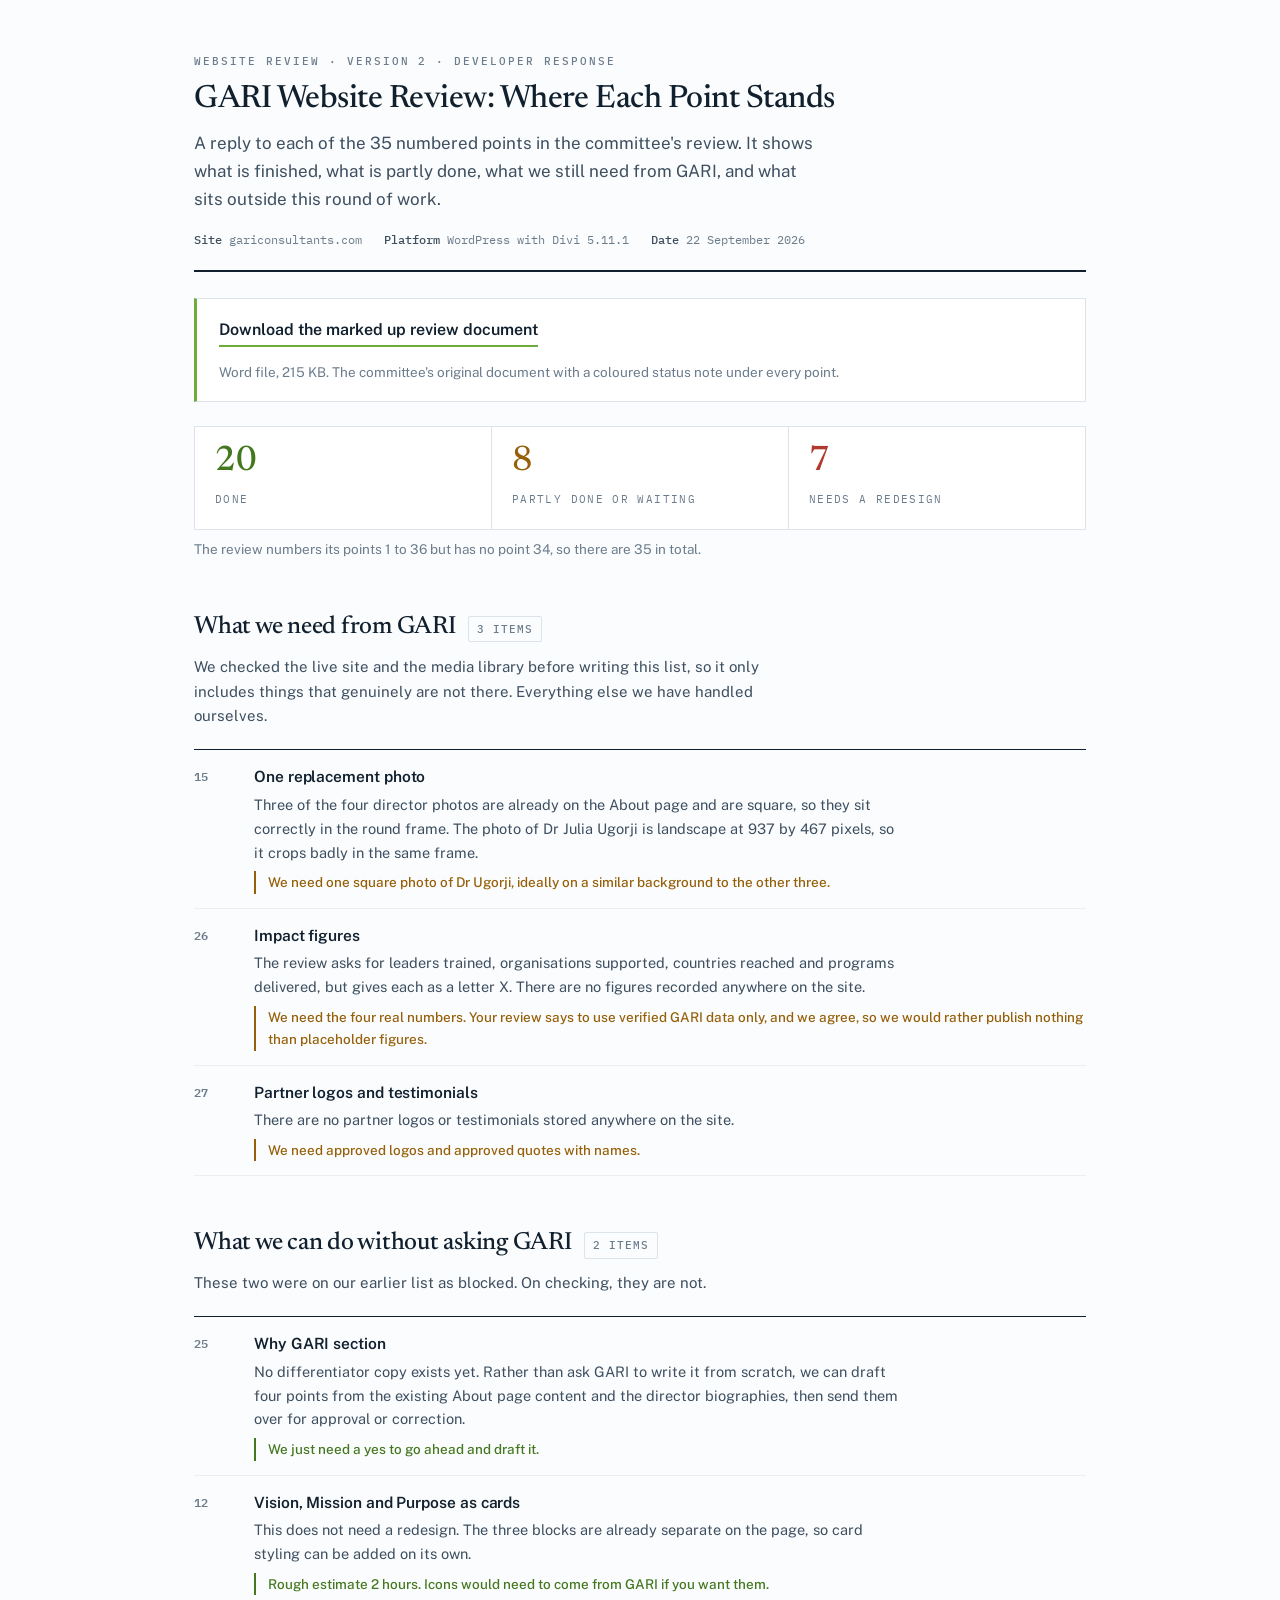
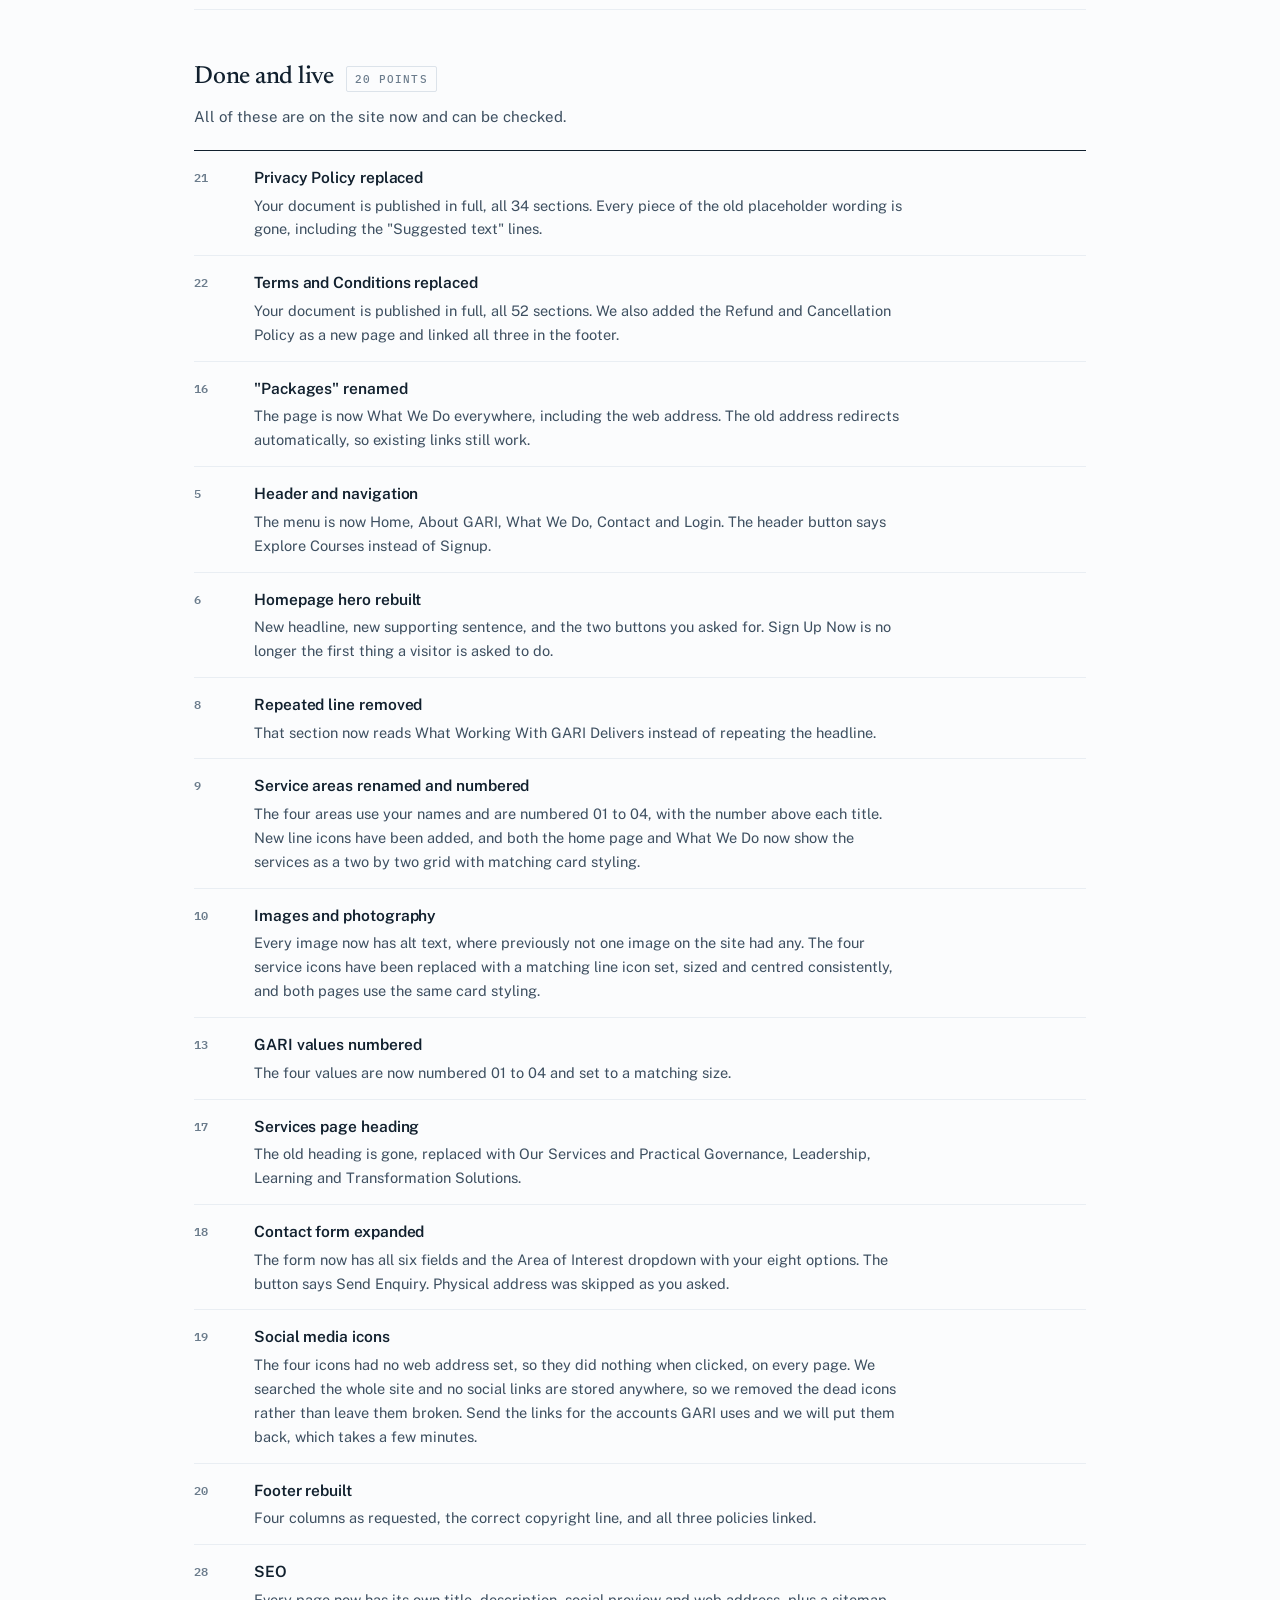
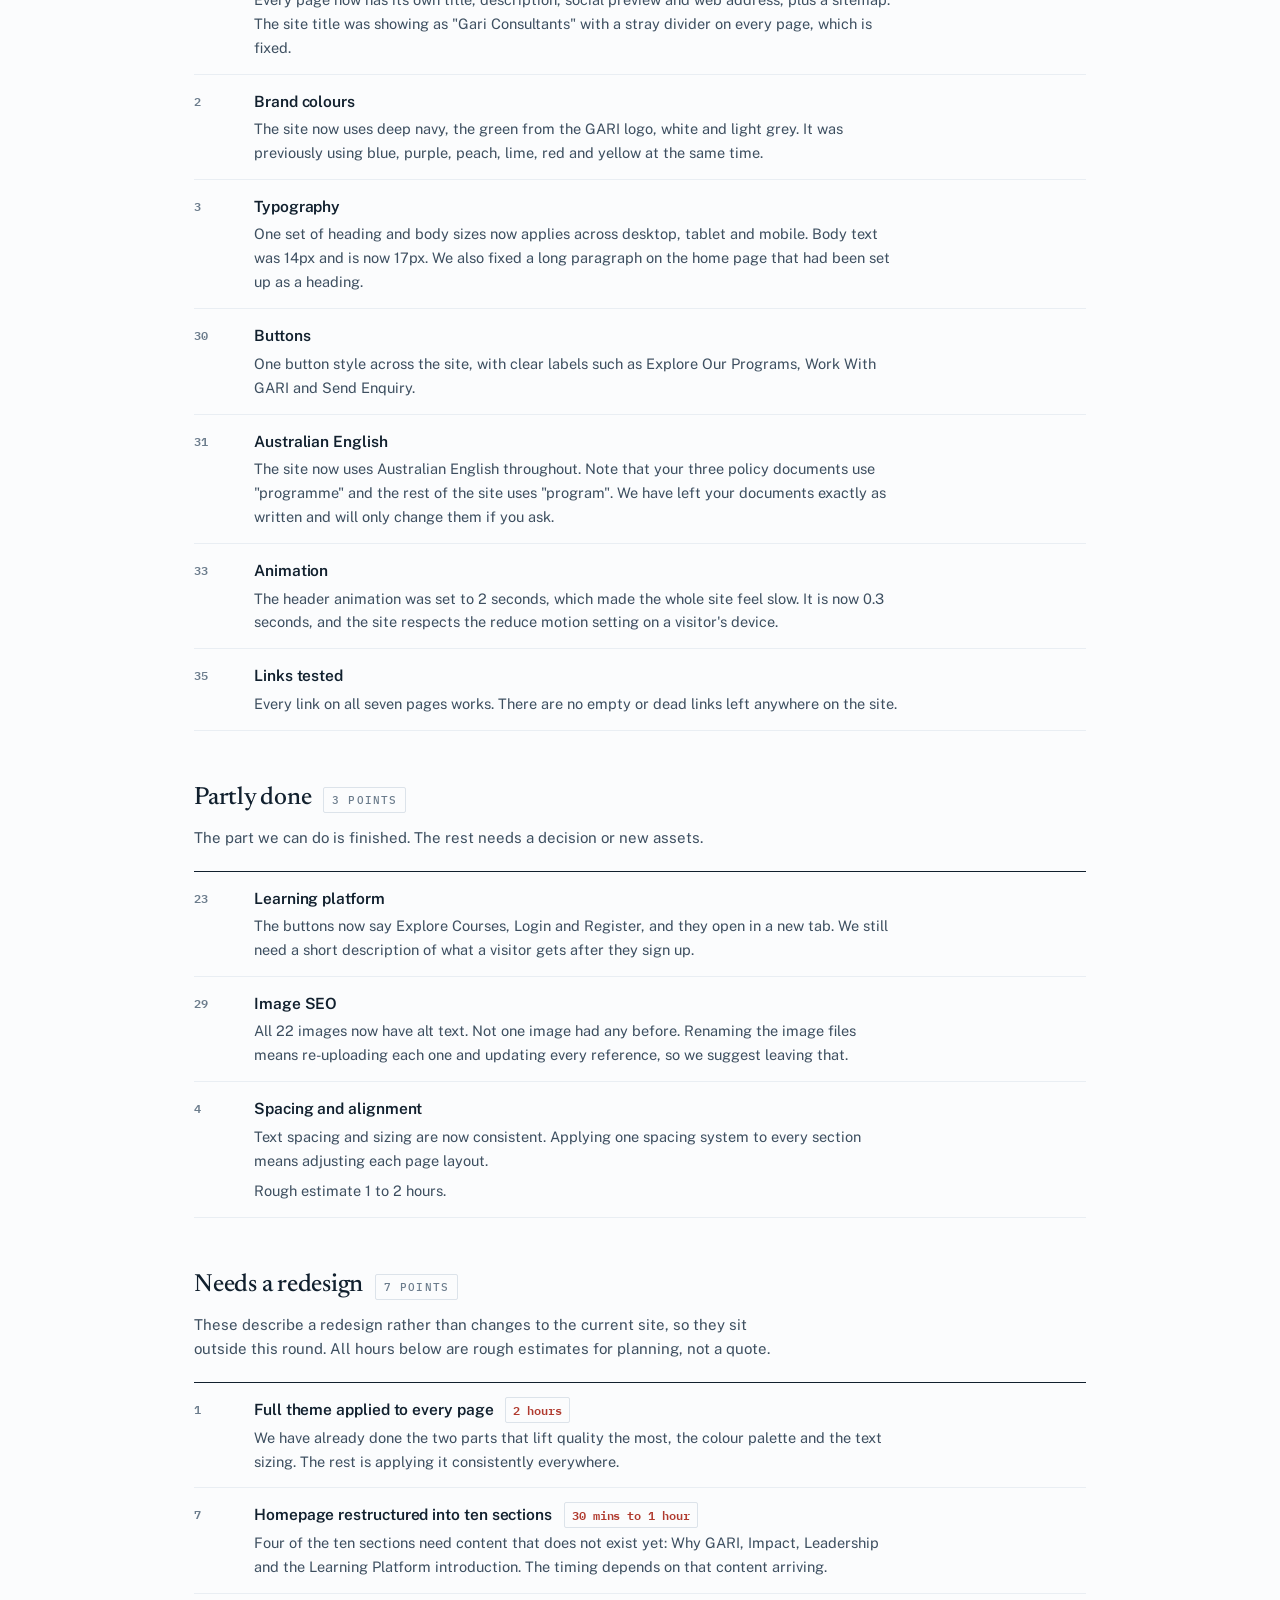
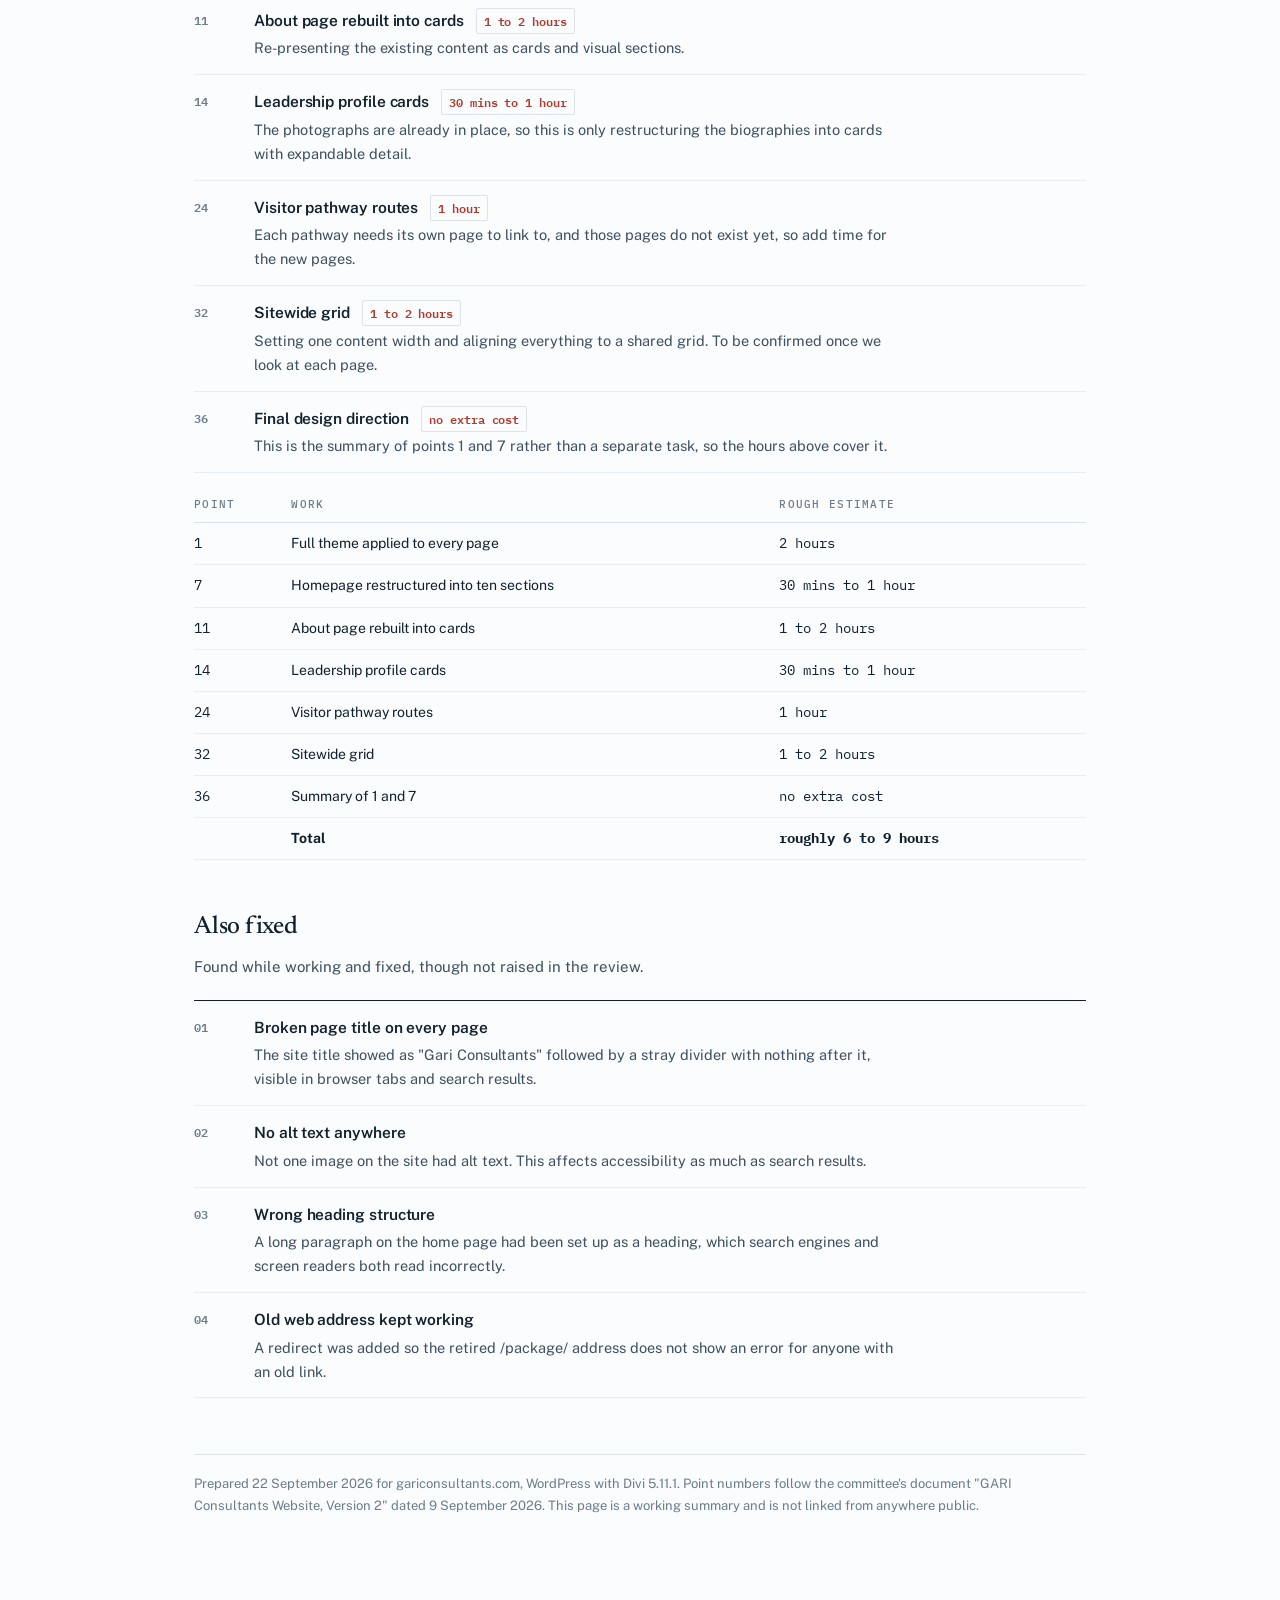
<file: clients/gari-consultant/index.html>
<!doctype html>
<html lang="en-AU">
<head>
<meta charset="utf-8">
<meta name="viewport" content="width=device-width, initial-scale=1">
<meta name="robots" content="noindex, nofollow">
<title>GARI Review Status</title>
<link rel="preconnect" href="https://fonts.googleapis.com">
<link rel="preconnect" href="https://fonts.gstatic.com" crossorigin>
<link rel="stylesheet" href="https://fonts.googleapis.com/css2?family=Newsreader:opsz,wght@6..72,400;6..72,500;6..72,600&family=Public+Sans:wght@400;500;600;700&family=IBM+Plex+Mono:wght@400;500;600&display=swap">
<style>
:root {
	--paper:#FBFCFD; --surface:#FFFFFF; --surface-2:#F2F5F8;
	--ink:#11202E; --ink-2:#3D4F60; --ink-3:#6B7C8C;
	--rule:#DCE3EA; --rule-soft:#E9EEF3;
	--green:#43781F; --amber:#96600A; --red:#B03A2E; --accent:#6FAC39;
	--f-display:"Newsreader","Iowan Old Style",Georgia,serif;
	--f-body:"Public Sans",system-ui,-apple-system,"Segoe UI",sans-serif;
	--f-mono:"IBM Plex Mono",ui-monospace,"SF Mono",Menlo,monospace;
}
@media (prefers-color-scheme: dark) {
	:root:not([data-theme="light"]) {
		--paper:#0C1620; --surface:#121F2B; --surface-2:#182835;
		--ink:#E8EFF5; --ink-2:#B2C2D0; --ink-3:#8296A7;
		--rule:#24384A; --rule-soft:#1C2D3C;
		--green:#9ED26F; --amber:#E0B063; --red:#E8877B; --accent:#8CC65A;
	}
}
:root[data-theme="dark"] {
	--paper:#0C1620; --surface:#121F2B; --surface-2:#182835;
	--ink:#E8EFF5; --ink-2:#B2C2D0; --ink-3:#8296A7;
	--rule:#24384A; --rule-soft:#1C2D3C;
	--green:#9ED26F; --amber:#E0B063; --red:#E8877B; --accent:#8CC65A;
}
* { box-sizing:border-box; }
body {
	margin:0; background:var(--paper); color:var(--ink);
	font-family:var(--f-body); font-size:16px; line-height:1.65;
	-webkit-font-smoothing:antialiased;
}
.wrap { max-width:940px; margin:0 auto; padding:52px 24px 90px; }

.masthead { border-bottom:2px solid var(--ink); padding-bottom:20px; }
.eyebrow {
	font-family:var(--f-mono); font-size:11px; font-weight:500;
	letter-spacing:.18em; text-transform:uppercase; color:var(--ink-3); margin:0 0 12px;
}
h1 {
	font-family:var(--f-display); font-weight:500;
	font-size:clamp(2rem,1.45rem+2.2vw,2.9rem); line-height:1.1;
	letter-spacing:-.015em; margin:0 0 12px; text-wrap:balance;
}
.standfirst { font-size:1.0625rem; color:var(--ink-2); max-width:62ch; margin:0; }
.meta {
	display:flex; flex-wrap:wrap; gap:8px 22px; margin-top:18px;
	font-family:var(--f-mono); font-size:11.5px; color:var(--ink-3);
}
.meta b { color:var(--ink-2); font-weight:500; }

.dl {
	display:flex; flex-wrap:wrap; align-items:center; gap:14px;
	background:var(--surface); border:1px solid var(--rule);
	border-left:3px solid var(--accent); padding:18px 22px; margin:26px 0 8px;
}
.dl a {
	font-weight:600; color:var(--ink); text-decoration:none;
	border-bottom:2px solid var(--accent); padding-bottom:1px;
}
.dl a:hover { color:var(--accent); }
.dl span { font-size:13.5px; color:var(--ink-3); }

.tally {
	display:grid; grid-template-columns:repeat(auto-fit,minmax(160px,1fr));
	gap:1px; background:var(--rule); border:1px solid var(--rule); margin:24px 0 8px;
}
.tally div { background:var(--surface); padding:17px 20px; }
.tally .n {
	font-family:var(--f-display); font-size:2.2rem; line-height:1; font-weight:500;
	font-variant-numeric:tabular-nums; display:block; margin-bottom:6px;
}
.tally .l {
	font-family:var(--f-mono); font-size:10.5px; letter-spacing:.13em;
	text-transform:uppercase; color:var(--ink-3);
}
.g { color:var(--green); } .a { color:var(--amber); } .r { color:var(--red); }
.tally-note { font-size:13.5px; color:var(--ink-3); margin:0; }

section { margin-top:48px; }
h2 {
	font-family:var(--f-display); font-weight:500; font-size:1.55rem;
	letter-spacing:-.01em; margin:0 0 6px;
	display:flex; align-items:baseline; gap:12px; flex-wrap:wrap;
}
h2 .count {
	font-family:var(--f-mono); font-size:11px; font-weight:500; letter-spacing:.1em;
	color:var(--ink-3); border:1px solid var(--rule); border-radius:2px; padding:3px 8px;
}
.lede { color:var(--ink-2); margin:0 0 20px; max-width:66ch; font-size:15px; }

.ledger { border-top:1px solid var(--ink); }
.row {
	display:grid; grid-template-columns:44px 1fr; gap:0 16px;
	padding:14px 0; border-bottom:1px solid var(--rule-soft); align-items:start;
}
.row .num {
	font-family:var(--f-mono); font-size:12px; font-weight:600;
	color:var(--ink-3); font-variant-numeric:tabular-nums; padding-top:3px;
}
.row .what { font-weight:600; font-size:15.5px; margin:0 0 3px; letter-spacing:-.005em; }
.row .detail { margin:0; font-size:14.5px; color:var(--ink-2); max-width:72ch; }
.row .detail + .detail { margin-top:6px; }
.row code {
	font-family:var(--f-mono); font-size:.86em; background:var(--surface-2);
	padding:1px 5px; border-radius:3px; color:var(--ink);
}
.ask {
	margin:7px 0 0; font-size:13.5px; color:var(--amber); font-weight:500;
	padding-left:12px; border-left:2px solid var(--amber);
}
.fix {
	margin:7px 0 0; font-size:13.5px; color:var(--green); font-weight:500;
	padding-left:12px; border-left:2px solid var(--green);
}
.hrs {
	font-family:var(--f-mono); font-size:11.5px; color:var(--red);
	border:1px solid var(--rule); border-radius:2px; padding:2px 7px;
	margin-left:8px; white-space:nowrap;
}

.callout {
	background:var(--surface); border:1px solid var(--rule);
	border-left:3px solid var(--accent); padding:22px 24px; margin-top:12px;
}
.callout h3 { font-family:var(--f-body); font-size:15px; font-weight:700; margin:0 0 10px; }
.callout p { margin:0 0 12px; font-size:14.5px; color:var(--ink-2); max-width:70ch; }
.callout p:last-child { margin-bottom:0; }

.tbl-scroll { overflow-x:auto; margin:14px 0; }
table { border-collapse:collapse; width:100%; font-size:14px; min-width:460px; }
th, td { text-align:left; padding:9px 14px 9px 0; border-bottom:1px solid var(--rule-soft); }
th {
	font-family:var(--f-mono); font-size:10.5px; letter-spacing:.12em;
	text-transform:uppercase; color:var(--ink-3); font-weight:500;
	border-bottom:1px solid var(--rule);
}
td.n { font-family:var(--f-mono); font-variant-numeric:tabular-nums; white-space:nowrap; }
td.tot { font-weight:700; color:var(--ink); border-top:1px solid var(--rule); }
.bad { color:var(--amber); font-weight:600; }

footer {
	margin-top:56px; padding-top:18px; border-top:1px solid var(--rule);
	font-size:13px; color:var(--ink-3);
}
@media (max-width:560px) {
	.wrap { padding:34px 16px 60px; }
	.row { grid-template-columns:32px 1fr; gap:0 10px; }
}
</style>
</head>
<body>
<div class="wrap">

<header class="masthead">
	<p class="eyebrow">Website Review &middot; Version 2 &middot; Developer Response</p>
	<h1>GARI Website Review: Where Each Point Stands</h1>
	<p class="standfirst">A reply to each of the 35 numbered points in the committee's review. It shows what is finished, what is partly done, what we still need from GARI, and what sits outside this round of work.</p>
	<div class="meta">
		<span><b>Site</b> gariconsultants.com</span>
		<span><b>Platform</b> WordPress with Divi 5.11.1</span>
		<span><b>Date</b> 22 September 2026</span>
	</div>
</header>

<div class="dl">
	<a href="GARI-Website-Review-Developer-Response.docx" download>Download the marked up review document</a>
	<span>Word file, 215 KB. The committee's original document with a coloured status note under every point.</span>
</div>

<div class="tally">
	<div><span class="n g">20</span><span class="l">Done</span></div>
	<div><span class="n a">8</span><span class="l">Partly done or waiting</span></div>
	<div><span class="n r">7</span><span class="l">Needs a redesign</span></div>
</div>
<p class="tally-note">The review numbers its points 1 to 36 but has no point 34, so there are 35 in total.</p>

<section>
	<h2>What we need from GARI <span class="count">3 ITEMS</span></h2>
	<p class="lede">We checked the live site and the media library before writing this list, so it only includes things that genuinely are not there. Everything else we have handled ourselves.</p>

	<div class="ledger">
		<div class="row"><div class="num">15</div><div>
			<p class="what">One replacement photo</p>
			<p class="detail">Three of the four director photos are already on the About page and are square, so they sit correctly in the round frame. The photo of Dr Julia Ugorji is landscape at 937 by 467 pixels, so it crops badly in the same frame.</p>
			<p class="ask">We need one square photo of Dr Ugorji, ideally on a similar background to the other three.</p>
		</div></div>

		<div class="row"><div class="num">26</div><div>
			<p class="what">Impact figures</p>
			<p class="detail">The review asks for leaders trained, organisations supported, countries reached and programs delivered, but gives each as a letter X. There are no figures recorded anywhere on the site.</p>
			<p class="ask">We need the four real numbers. Your review says to use verified GARI data only, and we agree, so we would rather publish nothing than placeholder figures.</p>
		</div></div>

		<div class="row"><div class="num">27</div><div>
			<p class="what">Partner logos and testimonials</p>
			<p class="detail">There are no partner logos or testimonials stored anywhere on the site.</p>
			<p class="ask">We need approved logos and approved quotes with names.</p>
		</div></div>
	</div>
</section>

<section>
	<h2>What we can do without asking GARI <span class="count">2 ITEMS</span></h2>
	<p class="lede">These two were on our earlier list as blocked. On checking, they are not.</p>

	<div class="ledger">
		<div class="row"><div class="num">25</div><div>
			<p class="what">Why GARI section</p>
			<p class="detail">No differentiator copy exists yet. Rather than ask GARI to write it from scratch, we can draft four points from the existing About page content and the director biographies, then send them over for approval or correction.</p>
			<p class="fix">We just need a yes to go ahead and draft it.</p>
		</div></div>

		<div class="row"><div class="num">12</div><div>
			<p class="what">Vision, Mission and Purpose as cards</p>
			<p class="detail">This does not need a redesign. The three blocks are already separate on the page, so card styling can be added on its own.</p>
			<p class="fix">Rough estimate 2 hours. Icons would need to come from GARI if you want them.</p>
		</div></div>
	</div>
</section>

<section>
	<h2>Done and live <span class="count">20 POINTS</span></h2>
	<p class="lede">All of these are on the site now and can be checked.</p>

	<div class="ledger">
		<div class="row"><div class="num">21</div><div>
			<p class="what">Privacy Policy replaced</p>
			<p class="detail">Your document is published in full, all 34 sections. Every piece of the old placeholder wording is gone, including the "Suggested text" lines.</p>
		</div></div>
		<div class="row"><div class="num">22</div><div>
			<p class="what">Terms and Conditions replaced</p>
			<p class="detail">Your document is published in full, all 52 sections. We also added the Refund and Cancellation Policy as a new page and linked all three in the footer.</p>
		</div></div>
		<div class="row"><div class="num">16</div><div>
			<p class="what">"Packages" renamed</p>
			<p class="detail">The page is now What We Do everywhere, including the web address. The old address redirects automatically, so existing links still work.</p>
		</div></div>
		<div class="row"><div class="num">5</div><div>
			<p class="what">Header and navigation</p>
			<p class="detail">The menu is now Home, About GARI, What We Do, Contact and Login. The header button says Explore Courses instead of Signup.</p>
		</div></div>
		<div class="row"><div class="num">6</div><div>
			<p class="what">Homepage hero rebuilt</p>
			<p class="detail">New headline, new supporting sentence, and the two buttons you asked for. Sign Up Now is no longer the first thing a visitor is asked to do.</p>
		</div></div>
		<div class="row"><div class="num">8</div><div>
			<p class="what">Repeated line removed</p>
			<p class="detail">That section now reads What Working With GARI Delivers instead of repeating the headline.</p>
		</div></div>
		<div class="row"><div class="num">9</div><div>
			<p class="what">Service areas renamed and numbered</p>
			<p class="detail">The four areas use your names and are numbered 01 to 04, with the number above each title. New line icons have been added, and both the home page and What We Do now show the services as a two by two grid with matching card styling.</p>
		</div></div>
		<div class="row"><div class="num">10</div><div>
			<p class="what">Images and photography</p>
			<p class="detail">Every image now has alt text, where previously not one image on the site had any. The four service icons have been replaced with a matching line icon set, sized and centred consistently, and both pages use the same card styling.</p>
		</div></div>
		<div class="row"><div class="num">13</div><div>
			<p class="what">GARI values numbered</p>
			<p class="detail">The four values are now numbered 01 to 04 and set to a matching size.</p>
		</div></div>
		<div class="row"><div class="num">17</div><div>
			<p class="what">Services page heading</p>
			<p class="detail">The old heading is gone, replaced with Our Services and Practical Governance, Leadership, Learning and Transformation Solutions.</p>
		</div></div>
		<div class="row"><div class="num">18</div><div>
			<p class="what">Contact form expanded</p>
			<p class="detail">The form now has all six fields and the Area of Interest dropdown with your eight options. The button says Send Enquiry. Physical address was skipped as you asked.</p>
		</div></div>
		<div class="row"><div class="num">19</div><div>
			<p class="what">Social media icons</p>
			<p class="detail">The four icons had no web address set, so they did nothing when clicked, on every page. We searched the whole site and no social links are stored anywhere, so we removed the dead icons rather than leave them broken. Send the links for the accounts GARI uses and we will put them back, which takes a few minutes.</p>
		</div></div>
		<div class="row"><div class="num">20</div><div>
			<p class="what">Footer rebuilt</p>
			<p class="detail">Four columns as requested, the correct copyright line, and all three policies linked.</p>
		</div></div>
		<div class="row"><div class="num">28</div><div>
			<p class="what">SEO</p>
			<p class="detail">Every page now has its own title, description, social preview and web address, plus a sitemap. The site title was showing as "Gari Consultants" with a stray divider on every page, which is fixed.</p>
		</div></div>
		<div class="row"><div class="num">2</div><div>
			<p class="what">Brand colours</p>
			<p class="detail">The site now uses deep navy, the green from the GARI logo, white and light grey. It was previously using blue, purple, peach, lime, red and yellow at the same time.</p>
		</div></div>
		<div class="row"><div class="num">3</div><div>
			<p class="what">Typography</p>
			<p class="detail">One set of heading and body sizes now applies across desktop, tablet and mobile. Body text was 14px and is now 17px. We also fixed a long paragraph on the home page that had been set up as a heading.</p>
		</div></div>
		<div class="row"><div class="num">30</div><div>
			<p class="what">Buttons</p>
			<p class="detail">One button style across the site, with clear labels such as Explore Our Programs, Work With GARI and Send Enquiry.</p>
		</div></div>
		<div class="row"><div class="num">31</div><div>
			<p class="what">Australian English</p>
			<p class="detail">The site now uses Australian English throughout. Note that your three policy documents use "programme" and the rest of the site uses "program". We have left your documents exactly as written and will only change them if you ask.</p>
		</div></div>
		<div class="row"><div class="num">33</div><div>
			<p class="what">Animation</p>
			<p class="detail">The header animation was set to 2 seconds, which made the whole site feel slow. It is now 0.3 seconds, and the site respects the reduce motion setting on a visitor's device.</p>
		</div></div>
		<div class="row"><div class="num">35</div><div>
			<p class="what">Links tested</p>
			<p class="detail">Every link on all seven pages works. There are no empty or dead links left anywhere on the site.</p>
		</div></div>
	</div>
</section>

<section>
	<h2>Partly done <span class="count">3 POINTS</span></h2>
	<p class="lede">The part we can do is finished. The rest needs a decision or new assets.</p>

	<div class="ledger">
		<div class="row"><div class="num">23</div><div>
			<p class="what">Learning platform</p>
			<p class="detail">The buttons now say Explore Courses, Login and Register, and they open in a new tab. We still need a short description of what a visitor gets after they sign up.</p>
		</div></div>
		<div class="row"><div class="num">29</div><div>
			<p class="what">Image SEO</p>
			<p class="detail">All 22 images now have alt text. Not one image had any before. Renaming the image files means re-uploading each one and updating every reference, so we suggest leaving that.</p>
		</div></div>
		<div class="row"><div class="num">4</div><div>
			<p class="what">Spacing and alignment</p>
			<p class="detail">Text spacing and sizing are now consistent. Applying one spacing system to every section means adjusting each page layout.</p>
			<p class="detail">Rough estimate 1 to 2 hours.</p>
		</div></div>
	</div>
</section>

<section>
	<h2>Needs a redesign <span class="count">7 POINTS</span></h2>
	<p class="lede">These describe a redesign rather than changes to the current site, so they sit outside this round. All hours below are rough estimates for planning, not a quote.</p>

	<div class="ledger">
		<div class="row"><div class="num">1</div><div>
			<p class="what">Full theme applied to every page <span class="hrs">2 hours</span></p>
			<p class="detail">We have already done the two parts that lift quality the most, the colour palette and the text sizing. The rest is applying it consistently everywhere.</p>
		</div></div>
		<div class="row"><div class="num">7</div><div>
			<p class="what">Homepage restructured into ten sections <span class="hrs">30 mins to 1 hour</span></p>
			<p class="detail">Four of the ten sections need content that does not exist yet: Why GARI, Impact, Leadership and the Learning Platform introduction. The timing depends on that content arriving.</p>
		</div></div>
		<div class="row"><div class="num">11</div><div>
			<p class="what">About page rebuilt into cards <span class="hrs">1 to 2 hours</span></p>
			<p class="detail">Re-presenting the existing content as cards and visual sections.</p>
		</div></div>
		<div class="row"><div class="num">14</div><div>
			<p class="what">Leadership profile cards <span class="hrs">30 mins to 1 hour</span></p>
			<p class="detail">The photographs are already in place, so this is only restructuring the biographies into cards with expandable detail.</p>
		</div></div>
		<div class="row"><div class="num">24</div><div>
			<p class="what">Visitor pathway routes <span class="hrs">1 hour</span></p>
			<p class="detail">Each pathway needs its own page to link to, and those pages do not exist yet, so add time for the new pages.</p>
		</div></div>
		<div class="row"><div class="num">32</div><div>
			<p class="what">Sitewide grid <span class="hrs">1 to 2 hours</span></p>
			<p class="detail">Setting one content width and aligning everything to a shared grid. To be confirmed once we look at each page.</p>
		</div></div>
		<div class="row"><div class="num">36</div><div>
			<p class="what">Final design direction <span class="hrs">no extra cost</span></p>
			<p class="detail">This is the summary of points 1 and 7 rather than a separate task, so the hours above cover it.</p>
		</div></div>
	</div>

	<div class="tbl-scroll">
	<table>
		<thead><tr><th>Point</th><th>Work</th><th>Rough estimate</th></tr></thead>
		<tbody>
			<tr><td class="n">1</td><td>Full theme applied to every page</td><td class="n">2 hours</td></tr>
			<tr><td class="n">7</td><td>Homepage restructured into ten sections</td><td class="n">30 mins to 1 hour</td></tr>
			<tr><td class="n">11</td><td>About page rebuilt into cards</td><td class="n">1 to 2 hours</td></tr>
			<tr><td class="n">14</td><td>Leadership profile cards</td><td class="n">30 mins to 1 hour</td></tr>
			<tr><td class="n">24</td><td>Visitor pathway routes</td><td class="n">1 hour</td></tr>
			<tr><td class="n">32</td><td>Sitewide grid</td><td class="n">1 to 2 hours</td></tr>
			<tr><td class="n">36</td><td>Summary of 1 and 7</td><td class="n">no extra cost</td></tr>
			<tr><td class="n tot">&nbsp;</td><td class="tot">Total</td><td class="n tot">roughly 6 to 9 hours</td></tr>
		</tbody>
	</table>
	</div>
</section>

<section>
	<h2>Also fixed</h2>
	<p class="lede">Found while working and fixed, though not raised in the review.</p>
	<div class="ledger">
		<div class="row"><div class="num">01</div><div>
			<p class="what">Broken page title on every page</p>
			<p class="detail">The site title showed as "Gari Consultants" followed by a stray divider with nothing after it, visible in browser tabs and search results.</p>
		</div></div>
		<div class="row"><div class="num">02</div><div>
			<p class="what">No alt text anywhere</p>
			<p class="detail">Not one image on the site had alt text. This affects accessibility as much as search results.</p>
		</div></div>
		<div class="row"><div class="num">03</div><div>
			<p class="what">Wrong heading structure</p>
			<p class="detail">A long paragraph on the home page had been set up as a heading, which search engines and screen readers both read incorrectly.</p>
		</div></div>
		<div class="row"><div class="num">04</div><div>
			<p class="what">Old web address kept working</p>
			<p class="detail">A redirect was added so the retired /package/ address does not show an error for anyone with an old link.</p>
		</div></div>
	</div>
</section>

<footer>
	Prepared 22 September 2026 for gariconsultants.com, WordPress with Divi 5.11.1.
	Point numbers follow the committee's document "GARI Consultants Website, Version 2" dated 9 September 2026.
	This page is a working summary and is not linked from anywhere public.
</footer>

</div>
</body>
</html>
</file>
